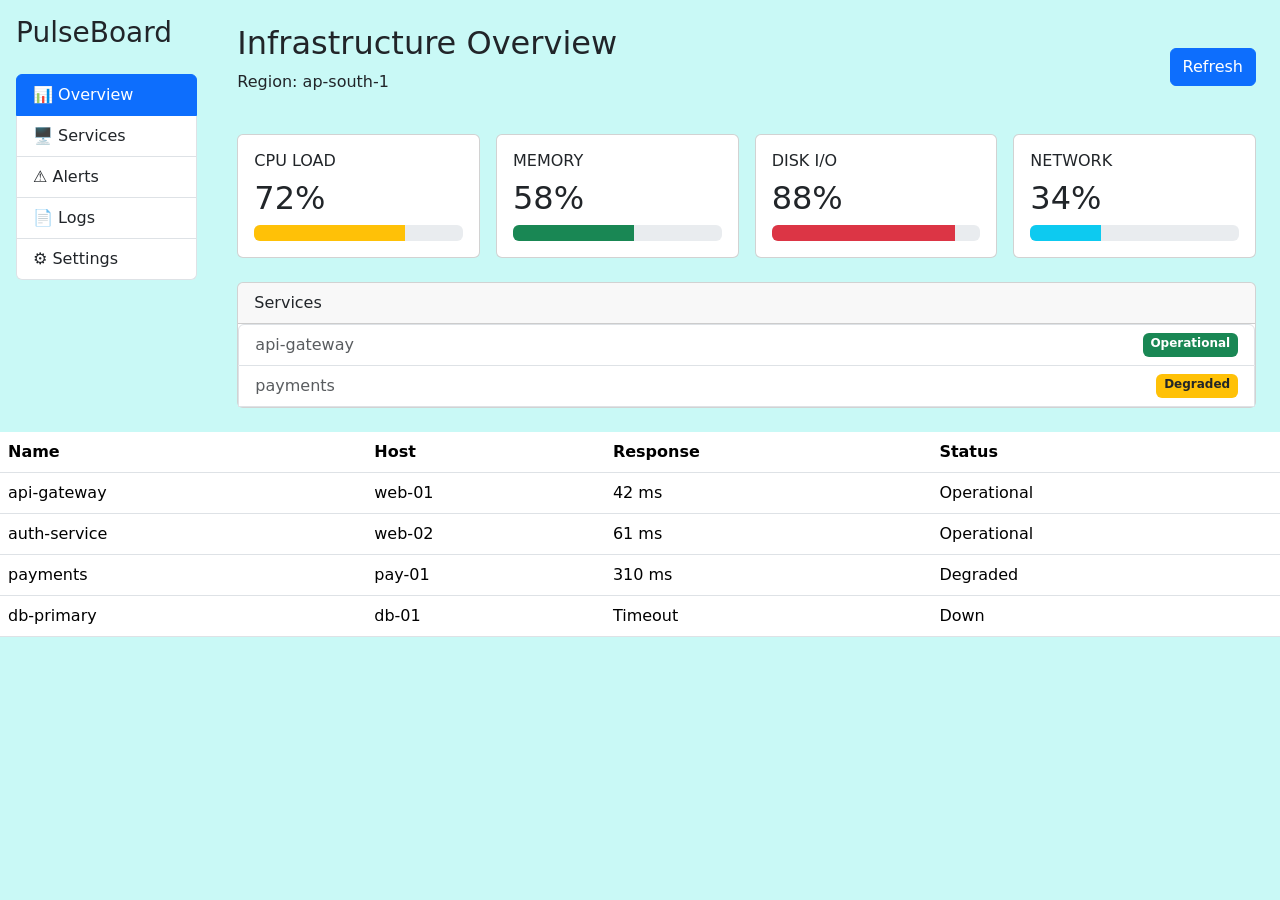
<file: index.html>
<!DOCTYPE html>
<html lang="en">
<head>
    <meta charset="UTF-8">
    <meta name="viewport" content="width=device-width, initial-scale=1.0">

    <!-- Bootstrap Link -->
    <link rel="stylesheet" href="bootstrap.css">

    <link rel="stylesheet" href="style.css">

    <title>PulseBoard</title>
</head>
<body>

<div class="container-fluid">
    <div class="row">

        <!-- Sidebar -->
        <div class="col-md-2 sidebar p-3">
            <h3>PulseBoard</h3>

            <div class="list-group mt-4">
                <a href="#" class="list-group-item active">📊 Overview</a>
                <a href="#" class="list-group-item">🖥 Services</a>
                <a href="#" class="list-group-item">⚠ Alerts</a>
                <a href="#" class="list-group-item">📄 Logs</a>
                <a href="#" class="list-group-item">⚙ Settings</a>
            </div>
        </div>

        <!-- Main Content -->
        <div class="col-md-10 p-4">

            <div class="d-flex justify-content-between align-items-center mb-4">
                <div>
                    <h2>Infrastructure Overview</h2>
                    <p>Region: ap-south-1</p>
                </div>

                <button class="btn btn-primary">Refresh</button>
            </div>

            <!-- Metric Cards -->
            <div class="row g-3">

                <div class="col-md-3">
                    <div class="card metric-card p-3">
                        <h6>CPU LOAD</h6>
                        <h2>72%</h2>

                        <div class="progress">
                            <div class="progress-bar bg-warning" style="width:72%"></div>
                        </div>
                    </div>
                </div>

                <div class="col-md-3">
                    <div class="card metric-card p-3">
                        <h6>MEMORY</h6>
                        <h2>58%</h2>

                        <div class="progress">
                            <div class="progress-bar bg-success" style="width:58%"></div>
                        </div>
                    </div>
                </div>

                <div class="col-md-3">
                    <div class="card metric-card p-3">
                        <h6>DISK I/O</h6>
                        <h2>88%</h2>

                        <div class="progress">
                            <div class="progress-bar bg-danger" style="width:88%"></div>
                        </div>
                    </div>
                </div>

                <div class="col-md-3">
                    <div class="card metric-card p-3">
                        <h6>NETWORK</h6>
                        <h2>34%</h2>

                        <div class="progress">
                            <div class="progress-bar bg-info" style="width:34%"></div>
                        </div>
                    </div>
                </div>

            </div>
            <div class="modal fade" id="serviceModal">
  <div class="modal-dialog modal-lg">
    <div class="modal-content">

      <div class="modal-header">
        <h5 class="modal-title">Service Details</h5>
        <button class="btn-close" data-bs-dismiss="modal"></button>
      </div>

      <div class="modal-body">
        <p><strong>Host:</strong> db-01</p>
        <p><strong>Status:</strong>
          <span class="badge bg-danger">Down</span>
        </p>
        <p><strong>Response Time:</strong> Timeout</p>
        <p><strong>Last Checked:</strong> Just Now</p>
      </div>

    </div>
  </div>
</div>

            <!-- Services Table -->
            <div class="card mt-4">
                <div class="card-header">
                    Services
                </div>
                <div class="list-group">
  <a href="#" class="list-group-item list-group-item-action"
     data-bs-toggle="modal"
     data-bs-target="#serviceModal">
    <div class="d-flex justify-content-between">
      <span>api-gateway</span>
      <span class="badge bg-success">Operational</span>
    </div>
  </a>

  <a href="#" class="list-group-item list-group-item-action"
     data-bs-toggle="modal"
     data-bs-target="#serviceModal">
    <div class="d-flex justify-content-between">
      <span>payments</span>
      <span class="badge bg-warning text-dark">Degraded</span>
    </div>
  </a>
  <div class="modal fade" id="serviceModal">
  <div class="modal-dialog modal-lg">
    <div class="modal-content">

      <div class="modal-header">
        <h5 class="modal-title">Service Details</h5>
        <button class="btn-close" data-bs-dismiss="modal"></button>
      </div>

      <div class="modal-body">
        <p><strong>Host:</strong> db-01</p>
        <p><strong>Status:</strong>
          <span class="badge bg-danger">Down</span>
        </p>
        <p><strong>Response Time:</strong> Timeout</p>
        <p><strong>Last Checked:</strong> Just Now</p>
    </div>

  </div>
</div>

    </div>
  </div>
</div>
</div>

                <table class="table">
                    <tr>
                        <th>Name</th>
                        <th>Host</th>
                        <th>Response</th>
                        <th>Status</th>
                    </tr>

                    <tr>
                        <td>api-gateway</td>
                        <td>web-01</td>
                        <td>42 ms</td>
                        <td><span class="status operational">Operational</span></td>
                    </tr>

                    <tr>
                        <td>auth-service</td>
                        <td>web-02</td>
                        <td>61 ms</td>
                        <td><span class="status operational">Operational</span></td>
                    </tr>

                    <tr>
                        <td>payments</td>
                        <td>pay-01</td>
                        <td>310 ms</td>
                        <td><span class="status degraded">Degraded</span></td>
                    </tr>

                    <tr>
                        <td>db-primary</td>
                        <td>db-01</td>
                        <td>Timeout</td>
                        <td><span class="status down">Down</span></td>
                    </tr>

                </table>
            </div>

        </div>
    </div>
</div>

<script src="https://cdn.jsdelivr.net/npm/bootstrap@5.3.3/dist/js/bootstrap.bundle.min.js"></script>

</body>
</html>
</file>
<file: style.css>
@import url("bootstrap.css");
body{
    background-color: rgb(201, 249, 246);
}
</file>
